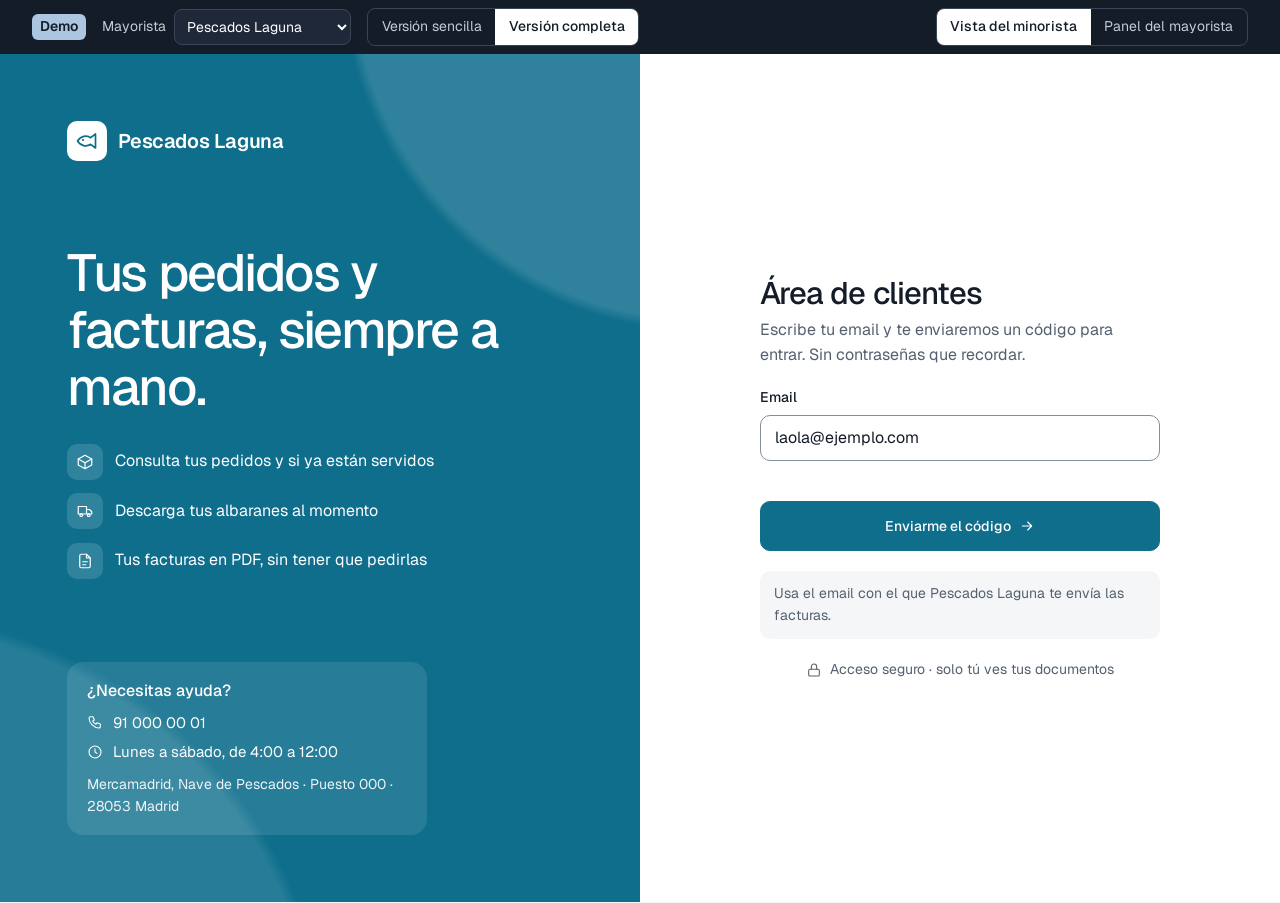
<file: index.html>
<!doctype html>
<html lang="es">
<head>
<meta charset="utf-8">
<meta name="viewport" content="width=device-width, initial-scale=1">
<meta name="robots" content="noindex, nofollow">
<title>Área de clientes</title>
<link rel="preconnect" href="https://fonts.googleapis.com">
<link rel="preconnect" href="https://fonts.gstatic.com" crossorigin>
<link href="https://fonts.googleapis.com/css2?family=Geist:wght@400;500;600&display=swap" rel="stylesheet">
<link rel="stylesheet" href="assets/app.css?v=31">
</head>
<body>
<div class="demo-bar" role="region" aria-label="Controles de la demostración">
  <span class="demo-bar__tag">Demo</span>
  <label>Mayorista
    <select id="demo-tenant">
      <option value="laguna">Pescados Laguna</option>
      <option value="costanorte">Mariscos Costa Norte</option>
    </select>
  </label>
  <nav class="demo-bar__seg demo-bar__seg--ver" aria-label="Versión">
    <a href="sencillo/">Versión sencilla</a>
    <a href="./" aria-current="page">Versión completa</a>
  </nav>
  <div class="demo-bar__seg" role="group" aria-label="Vista">
    <button type="button" data-view="cliente" aria-pressed="true">Vista del minorista</button>
    <button type="button" data-view="panel" aria-pressed="false">Panel del mayorista</button>
  </div>
</div>
<div id="app"></div>
<p class="sr-only" aria-live="polite" id="live"></p>
<script src="assets/data.js"></script>
<script src="assets/app.js?v=29"></script>
</body>
</html>
</file>
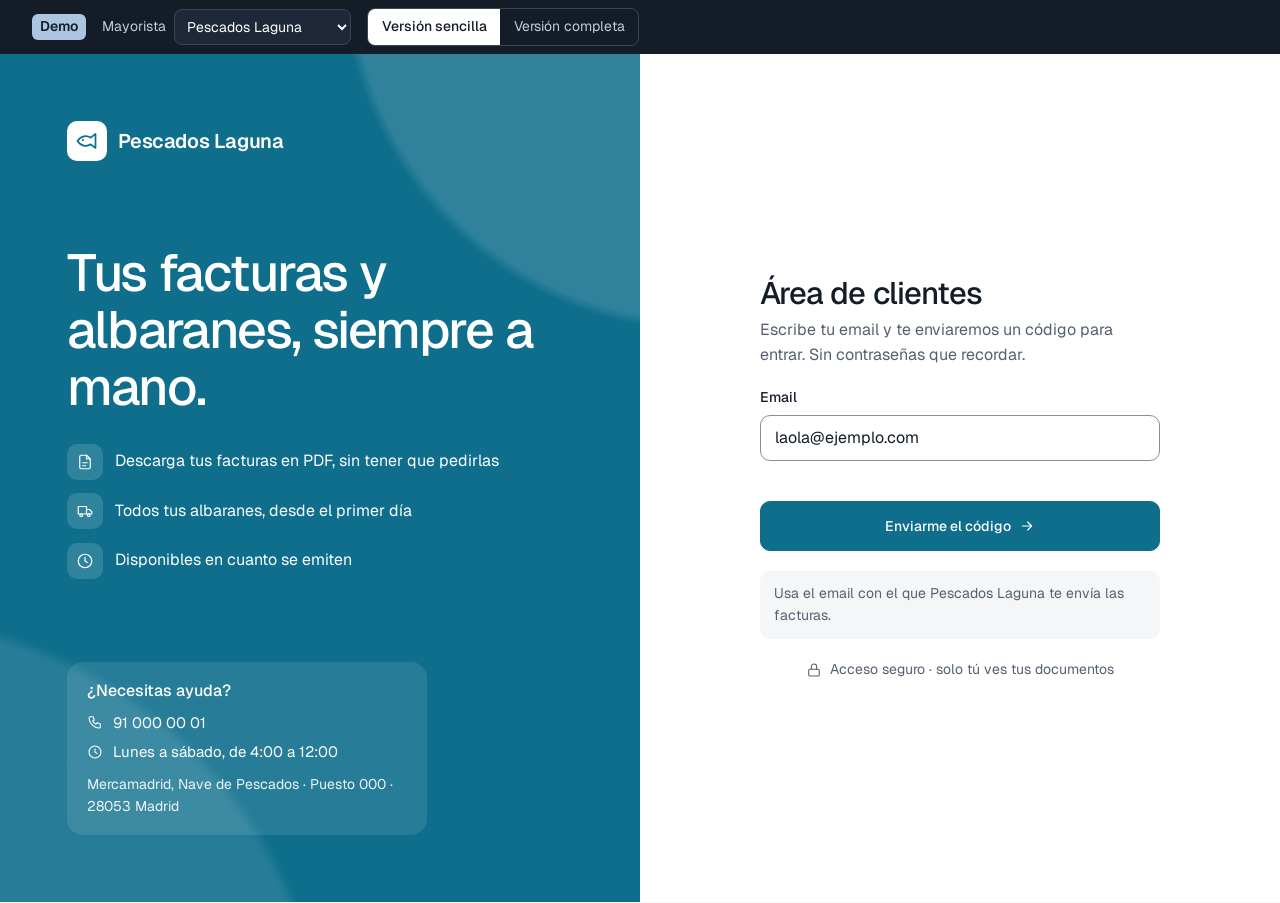
<file: sencillo/index.html>
<!doctype html>
<html lang="es">
<head>
<meta charset="utf-8">
<meta name="viewport" content="width=device-width, initial-scale=1">
<meta name="robots" content="noindex, nofollow">
<title>Área de clientes</title>
<link rel="preconnect" href="https://fonts.googleapis.com">
<link rel="preconnect" href="https://fonts.gstatic.com" crossorigin>
<link href="https://fonts.googleapis.com/css2?family=Geist:wght@400;500;600&display=swap" rel="stylesheet">
<link rel="stylesheet" href="../assets/app.css?v=31">
</head>
<body>
<div class="demo-bar" role="region" aria-label="Controles de la demostración">
  <span class="demo-bar__tag">Demo</span>
  <label>Mayorista
    <select id="demo-tenant">
      <option value="laguna">Pescados Laguna</option>
      <option value="costanorte">Mariscos Costa Norte</option>
    </select>
  </label>
  <nav class="demo-bar__seg demo-bar__seg--ver" aria-label="Versión">
    <a href="./" aria-current="page">Versión sencilla</a>
    <a href="../">Versión completa</a>
  </nav>
</div>
<div id="app"></div>
<p class="sr-only" aria-live="polite" id="live"></p>
<script src="../assets/data.js"></script>
<script src="app.js?v=1"></script>
</body>
</html>
</file>
<file: assets/app.css>
:root{
  --brand:#0e6e8c;
  --ink:#141c28;
  --text:#2b3544;
  --muted:#556070;
  --line:#dde2e9;
  --control:#858e9c;
  --paper:#f5f6f8;
  --white:#fff;
  --ok:#1f6a44; --ok-bg:#e3f1ea;
  --warn:#8a5a00; --warn-bg:#fbf0d9;
  --bad:#a3342b; --bad-bg:#f8e3e1;

  --fs-1:clamp(2rem, 1.6rem + 1.6vw, 2.75rem);
  --fs-2:clamp(1.5rem, 1.3rem + .8vw, 2rem);
  --fs-3:clamp(1.125rem, 1.08rem + .2vw, 1.25rem);
  --fs-4:1rem;
  --fs-5:.9375rem;
  --fs-6:.875rem;

  --sans:"Geist", system-ui, -apple-system, "Segoe UI", sans-serif;
  --radius:10px;
  --r-card:16px;
  --shadow:0 1px 2px rgba(20,28,40,.05),0 18px 40px -22px rgba(20,28,40,.3);
}
*,*::before,*::after{box-sizing:border-box}
html{font-size:100%}
body{margin:0;font-family:var(--sans);font-size:var(--fs-4);line-height:1.55;color:var(--text);background:var(--paper);-webkit-font-smoothing:antialiased}
h1,h2,h3,p{margin:0}
h1,h2{color:var(--ink);font-weight:500;letter-spacing:-.03em;line-height:1.1}
h1{font-size:var(--fs-1)} h2{font-size:var(--fs-2)}
h3{font-size:var(--fs-3);font-weight:500;color:var(--ink)}
a{color:inherit}
button{font:inherit}
:focus-visible{outline:2px solid var(--brand);outline-offset:2px;border-radius:4px}
.sr-only{position:absolute;width:1px;height:1px;overflow:hidden;clip:rect(0 0 0 0);white-space:nowrap}
svg{display:block}

/* Barra de la demo (no forma parte del producto) */
.demo-bar{position:sticky;top:0;z-index:60;display:flex;align-items:center;gap:1rem;flex-wrap:wrap;padding:.5rem clamp(1rem, 3vw, 2rem);background:var(--ink);color:#c4cbd6;font-size:var(--fs-6)}
.demo-bar__tag{font-weight:600;color:var(--ink);background:#acc5e1;border-radius:6px;padding:.15rem .5rem}
.demo-bar label{display:flex;align-items:center;gap:.5rem}
.demo-bar select{font:inherit;font-size:var(--fs-6);color:var(--white);background:#1e2838;border:1px solid #3a4557;border-radius:8px;min-height:36px;padding:0 .5rem}
.demo-bar__seg{display:flex;border:1px solid #3a4557;border-radius:8px;overflow:hidden;margin-left:auto}
.demo-bar__seg button{background:transparent;color:#c4cbd6;border:0;min-height:36px;padding:0 .85rem;cursor:pointer;font-size:var(--fs-6)}
.demo-bar__seg button[aria-pressed="true"]{background:var(--white);color:var(--ink);font-weight:500}

/* Botones */
.btn{display:inline-flex;align-items:center;justify-content:center;gap:.5rem;min-height:46px;padding:0 1.15rem;border-radius:var(--radius);border:1px solid var(--ink);font:500 var(--fs-6)/1 var(--sans);text-decoration:none;cursor:pointer;white-space:nowrap;transition:background .2s,border-color .2s,color .2s}
.btn svg{width:16px;height:16px;flex:none}
.btn--brand{background:var(--brand);border-color:var(--brand);color:var(--white)}
.btn--brand:hover{filter:brightness(.92)}
.btn--dark{background:var(--ink);color:var(--white)}
.btn--ghost{background:var(--white);color:var(--ink);border-color:var(--control)}
.btn--ghost:hover{border-color:var(--ink)}
.btn--sm{min-height:38px;padding:0 .8rem}
.btn--block{width:100%}
.icon-btn{display:inline-grid;place-items:center;width:40px;height:40px;border-radius:var(--radius);border:1px solid var(--line);background:var(--white);color:var(--ink);cursor:pointer;text-decoration:none}
.icon-btn:hover{border-color:var(--ink)}
.icon-btn svg{width:18px;height:18px}

/* Logo del mayorista */
.logo{display:flex;align-items:center;gap:.7rem;text-decoration:none;color:var(--ink)}
.logo__mark{width:40px;height:40px;border-radius:10px;background:var(--brand);color:var(--white);display:grid;place-items:center;font-weight:600;letter-spacing:.02em;font-size:var(--fs-6)}
.logo__name{font-weight:600;font-size:var(--fs-3);letter-spacing:-.02em}
.logo__sub{display:block;font-size:var(--fs-6);color:var(--muted);font-weight:400;letter-spacing:0}

/* ---------- Acceso ---------- */
.login{min-height:calc(100vh - 52px);display:grid;grid-template-columns:1fr 1fr}
.login__side{background:var(--brand);color:var(--white);padding:clamp(2rem, 1rem + 4vw, 4.5rem);display:flex;flex-direction:column;justify-content:space-between;gap:2rem;position:relative;overflow:hidden}
.login__side .logo{color:var(--white)}
.login__side .logo__mark{background:var(--white);color:var(--brand)}
.login__side h1{color:var(--white);font-size:clamp(2rem, 1.4rem + 2.4vw, 3.25rem);max-width:14ch}
.login__side ul{list-style:none;padding:0;margin:1.75rem 0 0;display:grid;gap:.85rem}
.login__side li{display:flex;gap:.75rem;align-items:center}
.login__side li svg{width:20px;height:20px;flex:none}
.login__side small{font-size:var(--fs-6);opacity:.9}
.login__main{display:grid;place-items:center;padding:clamp(2rem, 1rem + 4vw, 4rem) 1.25rem;background:var(--white)}
.login__box{width:100%;max-width:400px;display:grid;gap:1.25rem}
.login__box p{color:var(--muted)}
.field{display:grid;gap:.4rem}
.field label{font-size:var(--fs-6);font-weight:500;color:var(--ink)}
.field input,.field select{font:inherit;color:var(--ink);background:var(--white);border:1px solid var(--control);border-radius:var(--radius);min-height:46px;padding:.6rem .85rem;width:100%}
.field input:focus-visible{outline:2px solid var(--brand);outline-offset:1px;border-color:var(--ink)}
.code{display:grid;grid-template-columns:repeat(6,1fr);gap:.5rem}
.code input{text-align:center;font-size:var(--fs-2);font-weight:500;min-height:58px;padding:0;border:1px solid var(--control);border-radius:var(--radius);color:var(--ink);width:100%}
.code input:focus-visible{outline:2px solid var(--brand);outline-offset:1px}
.hint{font-size:var(--fs-6);color:var(--muted);background:var(--paper);border-radius:var(--radius);padding:.75rem .9rem}
.hint b{color:var(--ink)}
.link-btn{background:none;border:0;padding:0;color:var(--ink);text-decoration:underline;text-underline-offset:3px;cursor:pointer;font-size:var(--fs-6);min-height:44px}
.error{font-size:var(--fs-6);color:var(--bad)}
@media (max-width:860px){.login{grid-template-columns:1fr}.login__side{padding-bottom:2rem}.login__side ul{display:none}}

/* ---------- Aplicación ---------- */
.shell{min-height:calc(100vh - 52px);display:grid;grid-template-rows:auto 1fr}
.topbar{background:var(--white);border-bottom:1px solid var(--line);position:sticky;top:52px;z-index:40}
.topbar__in{max-width:1280px;margin-inline:auto;padding:0 clamp(1rem, 3vw, 2rem);display:flex;align-items:center;gap:1.5rem;min-height:68px}
.tabs{display:flex;gap:.25rem;margin-left:auto}
.tabs a{display:inline-flex;align-items:center;gap:.5rem;min-height:44px;padding:0 .9rem;border-radius:var(--radius);text-decoration:none;color:var(--text);font-size:var(--fs-5)}
.tabs a svg{width:18px;height:18px}
.tabs a:hover{background:var(--paper);color:var(--ink)}
.tabs a[aria-current="page"]{background:var(--ink);color:var(--white)}
.who{display:flex;align-items:center;gap:.75rem;padding-left:1rem;border-left:1px solid var(--line)}
.who__avatar{width:38px;height:38px;border-radius:50%;background:var(--paper);display:grid;place-items:center;font-weight:600;font-size:var(--fs-6);color:var(--ink)}
.who__name{font-size:var(--fs-6);line-height:1.3}
.who__name b{display:block;color:var(--ink);font-weight:500}
.who__name span{color:var(--muted)}
.main{max-width:1280px;width:100%;margin-inline:auto;padding:clamp(1.5rem, 1rem + 2vw, 2.5rem) clamp(1rem, 3vw, 2rem) 4rem;display:grid;gap:1.5rem;align-content:start}
.head{display:flex;align-items:flex-end;justify-content:space-between;gap:1rem;flex-wrap:wrap}
.head p{color:var(--muted);margin-top:.4rem}

.stats{display:grid;grid-template-columns:repeat(4,1fr);gap:1rem}
.stat{background:var(--white);border:1px solid var(--line);border-radius:var(--r-card);padding:1.25rem 1.35rem;display:grid;gap:.35rem}
.stat span{font-size:var(--fs-6);color:var(--muted)}
.stat strong{font-size:var(--fs-2);font-weight:500;letter-spacing:-.03em;color:var(--ink);font-variant-numeric:tabular-nums}
.stat small{font-size:var(--fs-6);color:var(--muted)}
.stat--brand{background:var(--brand);border-color:var(--brand)}
.stat--brand span,.stat--brand strong,.stat--brand small{color:var(--white)}
@media (max-width:980px){.stats{grid-template-columns:1fr 1fr}}

.card{background:var(--white);border:1px solid var(--line);border-radius:var(--r-card);overflow:hidden}
.card__head{display:flex;align-items:center;justify-content:space-between;gap:1rem;padding:1.1rem 1.35rem;border-bottom:1px solid var(--line);flex-wrap:wrap}
.card__head a{font-size:var(--fs-6);color:var(--ink);font-weight:500}
.grid2{display:grid;grid-template-columns:1.3fr 1fr;gap:1.5rem;align-items:start}
@media (max-width:980px){.grid2{grid-template-columns:1fr}}

.toolbar{display:flex;gap:.75rem;flex-wrap:wrap;align-items:center;padding:1rem 1.35rem;border-bottom:1px solid var(--line)}
.search{position:relative;flex:1 1 220px}
.search svg{position:absolute;left:.8rem;top:50%;translate:0 -50%;width:18px;height:18px;color:var(--muted)}
.search input{font:inherit;font-size:var(--fs-5);width:100%;min-height:44px;border:1px solid var(--control);border-radius:var(--radius);padding:0 .85rem 0 2.5rem;color:var(--ink)}
.toolbar select{font:inherit;font-size:var(--fs-5);min-height:44px;border:1px solid var(--control);border-radius:var(--radius);padding:0 .7rem;color:var(--ink);background:var(--white)}
.chips{display:flex;gap:.4rem;flex-wrap:wrap}
.chip{min-height:38px;padding:0 .85rem;border-radius:999px;border:1px solid var(--line);background:var(--white);font-size:var(--fs-6);cursor:pointer;color:var(--text)}
.chip[aria-pressed="true"]{background:var(--ink);border-color:var(--ink);color:var(--white)}

table{width:100%;border-collapse:collapse;font-size:var(--fs-5);font-variant-numeric:tabular-nums}
th{font-size:var(--fs-6);font-weight:500;color:var(--muted);text-align:left;padding:.75rem 1.35rem;background:var(--paper);white-space:nowrap}
td{padding:.85rem 1.35rem;border-top:1px solid var(--line);color:var(--ink);vertical-align:middle}
td.num,th.num{text-align:right}
td.act{text-align:right;white-space:nowrap}
td.act .icon-btn+.icon-btn{margin-left:.35rem}
tbody tr{transition:background .15s}
tbody tr:hover{background:#fafbfc}
td .sub{display:block;font-size:var(--fs-6);color:var(--muted)}
.row-link{background:none;border:0;padding:0;font:inherit;color:var(--ink);font-weight:500;cursor:pointer;text-decoration:underline;text-decoration-color:var(--line);text-underline-offset:4px}
.row-link:hover{text-decoration-color:var(--ink)}
.empty{padding:3rem 1.35rem;text-align:center;color:var(--muted)}
.check{width:20px;height:20px;accent-color:var(--ink)}

.badge{display:inline-flex;align-items:center;gap:.4rem;font-size:var(--fs-6);font-weight:500;padding:.25rem .6rem;border-radius:999px;white-space:nowrap}
.badge::before{content:"";width:7px;height:7px;border-radius:50%;background:currentColor}
.b-ok{color:var(--ok);background:var(--ok-bg)}
.b-warn{color:var(--warn);background:var(--warn-bg)}
.b-bad{color:var(--bad);background:var(--bad-bg)}
.b-info{color:var(--ink);background:var(--paper)}

.bulk{display:flex;align-items:center;justify-content:space-between;gap:1rem;padding:.75rem 1.35rem;background:var(--ink);color:var(--white);font-size:var(--fs-6)}
.bulk[hidden]{display:none}
.bulk .btn{background:var(--white);color:var(--ink);border-color:var(--white)}

/* Tarjetas en lugar de tabla en móvil */
@media (max-width:900px){
  table.resp thead{display:none}
  table.resp,table.resp tbody,table.resp tr,table.resp td{display:block;width:100%}
  table.resp tr{padding:1rem 1.1rem;border-top:1px solid var(--line);display:grid;grid-template-columns:1fr auto;gap:.35rem .75rem}
  table.resp td{border:0;padding:0}
  table.resp td[data-l]::before{content:attr(data-l) " · ";color:var(--muted);font-size:var(--fs-6)}
  table.resp td.num{text-align:left}
  table.resp td.act{grid-column:2;grid-row:1 / span 3;align-self:center}
  table.resp td.sel{display:none}
}

/* Lista simple */
.list{list-style:none;margin:0;padding:0}
.list li{display:flex;align-items:center;justify-content:space-between;gap:1rem;padding:.9rem 1.35rem;border-top:1px solid var(--line)}
.list li:first-child{border-top:0}
.list b{font-weight:500;color:var(--ink)}
.list .sub{display:block;font-size:var(--fs-6);color:var(--muted)}

/* Panel lateral de detalle */
.drawer{position:fixed;inset:0;z-index:80;display:flex;justify-content:flex-end;background:rgba(20,28,40,.45);opacity:0;transition:opacity .25s}
.drawer.open{opacity:1}
.drawer__panel{width:min(560px,100%);height:100%;background:var(--white);display:flex;flex-direction:column;transform:translateX(24px);transition:transform .3s cubic-bezier(.2,.7,.2,1)}
.drawer.open .drawer__panel{transform:none}
.drawer__head{display:flex;align-items:flex-start;justify-content:space-between;gap:1rem;padding:1.35rem 1.5rem;border-bottom:1px solid var(--line)}
.drawer__head p{font-size:var(--fs-6);color:var(--muted);margin-top:.25rem}
.drawer__body{padding:1.25rem 1.5rem;overflow-y:auto;display:grid;gap:1.25rem;align-content:start}
.drawer__foot{padding:1rem 1.5rem;border-top:1px solid var(--line);display:flex;gap:.75rem;flex-wrap:wrap}
.meta{display:grid;grid-template-columns:1fr 1fr;gap:.75rem}
.meta div{background:var(--paper);border-radius:var(--radius);padding:.75rem .9rem}
.meta dt{font-size:var(--fs-6);color:var(--muted)}
.meta dd{margin:.1rem 0 0;color:var(--ink);font-weight:500}
.lines th,.lines td{padding:.6rem .5rem}
.lines th:first-child,.lines td:first-child{padding-left:0}
.lines th:last-child,.lines td:last-child{padding-right:0}
.lines th{background:none;border-bottom:1px solid var(--line)}
.totals{display:grid;gap:.35rem;justify-content:end;text-align:right;font-variant-numeric:tabular-nums}
.totals div{display:flex;gap:2rem;justify-content:space-between;min-width:240px}
.totals .t{font-weight:600;color:var(--ink);font-size:var(--fs-3);border-top:1px solid var(--line);padding-top:.5rem}
.timeline{list-style:none;margin:0;padding:0;display:grid;gap:.75rem}
.timeline li{display:flex;gap:.75rem;align-items:center;font-size:var(--fs-5);color:var(--muted)}
.timeline li::before{content:"";width:12px;height:12px;border-radius:50%;border:2px solid var(--line);flex:none}
.timeline li.done{color:var(--ink)}
.timeline li.done::before{background:var(--brand);border-color:var(--brand)}

.toast{position:fixed;left:50%;bottom:1.5rem;translate:-50% 0;z-index:90;background:var(--ink);color:var(--white);padding:.8rem 1.1rem;border-radius:var(--radius);font-size:var(--fs-6);box-shadow:var(--shadow);opacity:0;transition:opacity .25s,transform .25s;transform:translateY(8px)}
.toast.show{opacity:1;transform:none}
footer.pf{max-width:1280px;margin-inline:auto;padding:0 clamp(1rem, 3vw, 2rem) 2rem;font-size:var(--fs-6);color:var(--muted);display:flex;justify-content:space-between;gap:1rem;flex-wrap:wrap}
@media (prefers-reduced-motion:reduce){*{transition:none!important}}

/* Ajustes */
.shell{grid-template-columns:minmax(0,1fr)}
.tabs,.main > *{min-width:0}
@media (max-width:760px){.tabs{padding-bottom:2px}.head .btn{width:100%}}

@media (max-width:1080px){
  .topbar__in{flex-wrap:wrap;min-height:0;padding-block:.75rem;gap:.75rem}
  .tabs{order:3;width:100%;margin:0;overflow-x:auto;scrollbar-width:none}
  .tabs::-webkit-scrollbar{display:none}
  .tabs a{flex:none}
  .who{margin-left:auto;border:0;padding:0}
}
@media (max-width:760px){.who__name{display:none}}

.topbar__in > *{min-width:0}
.topbar{overflow:hidden}
.stats{grid-template-columns:repeat(4,minmax(0,1fr))}
@media (max-width:980px){.stats{grid-template-columns:repeat(2,minmax(0,1fr))}}
@media (max-width:420px){.stats{grid-template-columns:1fr}}
#tbl{overflow-x:auto}
.card{min-width:0}

/* Filas compactas en móvil */
@media (max-width:900px){
  table.resp tr{grid-template-columns:1fr auto auto;align-items:center;gap:.2rem .75rem}
  table.resp td.hide-m{display:none}
  table.resp td.first{grid-column:1;font-weight:500}
  table.resp td.first + td{grid-column:1;font-size:var(--fs-6);color:var(--muted)}
  table.resp td.num{grid-column:2;grid-row:1;text-align:right;font-weight:600}
  table.resp td:has(.badge){grid-column:2;grid-row:2;justify-self:end}
  table.resp td.act{grid-column:3;grid-row:1 / span 2}
}
@media (max-width:760px){.topbar{position:static}.demo-bar{position:static}}
#main:focus{outline:none}
/* Pestañas en móvil: todas visibles, icono sobre el texto */
@media (max-width:560px){
  .tabs{display:grid;grid-template-columns:repeat(auto-fit,minmax(0,auto));grid-auto-flow:column;justify-content:space-between;overflow:visible;gap:0}
  .tabs a{flex-direction:column;gap:.2rem;min-height:56px;padding:.35rem .4rem;font-size:var(--fs-6);border-radius:8px}
}

/* ============ Actividad ============ */
.range{font-size:var(--fs-6);color:var(--text);background:var(--white);border:1px solid var(--line);border-radius:999px;padding:.4rem .85rem}
.stat strong .of{font-size:var(--fs-5);font-weight:400;letter-spacing:0;opacity:.9}
.act-grid{display:grid;grid-template-columns:minmax(0,1.55fr) minmax(0,1fr);gap:1.5rem;align-items:start}
.act-main,.act-side{display:grid;gap:1.5rem;min-width:0}
@media (max-width:1080px){.act-grid{grid-template-columns:minmax(0,1fr)}}
.card__head .sub{font-size:var(--fs-6);color:var(--muted)}
.card__intro{font-size:var(--fs-6);color:var(--muted);padding:1rem 1.35rem 0}
.card__foot{padding:1rem 1.35rem;border-top:1px solid var(--line)}
.chart{display:grid;grid-template-columns:repeat(14,minmax(0,1fr));gap:.4rem;align-items:end;height:190px;padding:1.25rem 1.35rem 1rem}
.chart__col{display:grid;grid-template-rows:auto 1fr auto;height:100%;align-items:end;justify-items:center;gap:.35rem}
.chart__bar{width:100%;max-width:28px;border-radius:6px 6px 2px 2px;background:color-mix(in srgb,var(--brand) 28%,white);align-self:end}
.chart__col.is-today .chart__bar{background:var(--brand)}
.chart__v{font-size:var(--fs-6);color:var(--muted);font-variant-numeric:tabular-nums}
.chart__d{font-size:var(--fs-6);color:var(--muted)}
.chart__col.is-today .chart__d{color:var(--ink);font-weight:600}
.feed-day h4{margin:0;padding:.75rem 1.35rem;font-size:var(--fs-6);font-weight:500;color:var(--muted);background:var(--paper);border-top:1px solid var(--line)}
.feed-day:first-child h4{border-top:0}
.ev-l{display:flex;gap:.85rem;align-items:center;min-width:0}
.ev-ico{width:36px;height:36px;border-radius:10px;display:grid;place-items:center;flex:none;background:var(--paper);color:var(--ink)}
.ev-ico svg{width:18px;height:18px}
.ev-factura{background:color-mix(in srgb,var(--brand) 14%,white);color:var(--ink)}
.ev-invitacion{background:var(--warn-bg)}
.ev-t{font-variant-numeric:tabular-nums;white-space:nowrap}
.doc{font-weight:500;color:var(--ink);white-space:nowrap}
.list .sub .badge{vertical-align:middle;margin-left:.15rem}
.side-r{display:grid;justify-items:end;gap:.35rem;text-align:right;white-space:nowrap}
.seen{display:inline-flex;align-items:center;gap:.35rem;margin-top:.35rem;font-size:var(--fs-6);color:var(--muted)}
.seen svg{width:16px;height:16px}
.seen.is-seen{color:var(--ok)}
.sync-meta{display:grid;grid-template-columns:1fr 1fr;gap:.75rem;padding:1rem 1.35rem 0}
.sync-meta div{background:var(--paper);border-radius:var(--radius);padding:.7rem .9rem;display:grid}
.sync-meta span{font-size:var(--fs-6);color:var(--muted)}
.sync-meta b{font-weight:500;color:var(--ink)}
.list--compact li{padding-block:.7rem}
.list li > div:first-child{min-width:0}

/* ============ Revisión de diseño ============ */
.muted{color:var(--muted)}
.is-bad{color:var(--bad)!important}
.is-warn{color:var(--warn)}
.eyebrow{font-size:var(--fs-6);color:var(--muted);margin-bottom:.35rem}
.logo__mark svg{width:24px;height:24px}
.login__side .logo__mark{background:var(--white);color:var(--brand)}

/* Acceso */
.login__side{background-image:radial-gradient(circle at 110% -10%, rgba(255,255,255,.14) 0 30%, transparent 31%),radial-gradient(circle at -20% 120%, rgba(255,255,255,.10) 0 35%, transparent 36%)}
.login__side li span{width:36px;height:36px;border-radius:10px;background:rgba(255,255,255,.14);display:grid;place-items:center;flex:none}
.login__side li span svg{width:18px;height:18px}
.login__help{display:grid;gap:.4rem;padding:1.1rem 1.25rem;border-radius:var(--r-card);background:rgba(255,255,255,.1);max-width:360px}
.login__help b{font-weight:500}
.login__help span{display:flex;gap:.6rem;align-items:center;font-size:var(--fs-5)}
.login__help svg{width:16px;height:16px}
.login__help small{font-size:var(--fs-6);opacity:.92;margin-top:.25rem}
.login__p{margin-top:.5rem;color:var(--muted)}
.login__p b{color:var(--ink);font-weight:500}
.login__mail{width:56px;height:56px;border-radius:16px;background:color-mix(in srgb,var(--brand) 12%,white);color:var(--brand);display:grid;place-items:center}
.login__mail svg{width:26px;height:26px}
.login__links{display:flex;justify-content:space-between}
.code-f{border:0;padding:0;margin:0}
.btn--lg{min-height:50px}
.secure{display:flex;align-items:center;justify-content:center;gap:.45rem;font-size:var(--fs-6);color:var(--muted)}
.secure svg{width:16px;height:16px}
@media (max-width:860px){.login__side{gap:1.25rem;padding:1.5rem}.login__side h1{font-size:var(--fs-2)}.login__help{display:none}.login__main{place-items:start center}}

/* Resumen */
.alert{display:flex;align-items:center;gap:.9rem;padding:1rem 1.25rem;border-radius:var(--r-card);background:var(--bad-bg);color:var(--bad);text-decoration:none;font-size:var(--fs-5)}
.alert b{font-weight:600}
.alert svg{width:20px;height:20px;flex:none}
.alert span{flex:1;color:var(--ink)}
a.stat{position:relative;text-decoration:none;transition:border-color .2s,box-shadow .2s}
a.stat:hover{border-color:var(--control);box-shadow:var(--shadow)}
a.stat--brand:hover{border-color:var(--brand)}
a.stat > svg{position:absolute;top:1.1rem;right:1.1rem;width:18px;height:18px;color:var(--muted);transition:transform .2s}
a.stat--brand > svg{color:var(--white)}
a.stat:hover > svg{transform:translateX(3px)}
.dash{display:grid;grid-template-columns:minmax(0,1.6fr) minmax(0,1fr);gap:1.5rem;align-items:start}
.dash__main,.dash__side{display:grid;gap:1.5rem;min-width:0}
@media (max-width:1080px){.dash{grid-template-columns:minmax(0,1fr)}}
.card__pad{padding:1.1rem 1.35rem 1.35rem;display:grid;gap:1rem}
.list--rows li{cursor:pointer}
.list--rows li:hover{background:#fafbfc}
.row-r{display:flex;align-items:center;gap:.9rem;flex:none}
.amt{font-variant-numeric:tabular-nums;min-width:90px;text-align:right}
.list li > div:first-child{min-width:0}
.list li > div:first-child .sub{white-space:nowrap;overflow:hidden;text-overflow:ellipsis}
.pay{display:grid;gap:.6rem}
.pay__row{display:flex;align-items:center;gap:.8rem;padding:.75rem .9rem;border-radius:var(--radius);background:var(--paper)}
.pay__row > div{flex:1;min-width:0;display:grid}
.pay__ico{width:34px;height:34px;border-radius:9px;background:var(--white);display:grid;place-items:center;color:var(--brand);flex:none}
.pay__ico svg{width:18px;height:18px}
.pay__l{font-size:var(--fs-6);color:var(--muted)}
.pay__v{font-weight:500;color:var(--ink);font-variant-numeric:tabular-nums;letter-spacing:.01em;overflow-wrap:anywhere}
.contact{gap:.85rem}
.contact__who{display:flex;gap:.8rem;align-items:center}
.contact__who b{display:block;font-weight:500;color:var(--ink)}
.contact .sub{display:flex;gap:.5rem;align-items:center;font-size:var(--fs-6);color:var(--muted)}
.contact .sub svg{width:16px;height:16px;flex:none}
@media (max-width:600px){
  .stats{grid-template-columns:repeat(2,minmax(0,1fr));gap:.75rem}
  .stat{padding:1rem}
  .stat strong{font-size:var(--fs-3)}
  a.stat > svg{top:.9rem;right:.8rem}
  .list--rows li{flex-wrap:wrap;gap:.35rem .75rem}
  .list--rows .row-r{width:100%;justify-content:space-between}
  .amt{min-width:0}
}
@media (max-width:360px){.stats{grid-template-columns:minmax(0,1fr)}}

/* Listados */
.sumbar{display:flex;gap:.5rem 1.5rem;flex-wrap:wrap;padding:.8rem 1.35rem;border-bottom:1px solid var(--line);font-size:var(--fs-6);color:var(--muted)}
.sumbar b{color:var(--ink);font-weight:600;font-variant-numeric:tabular-nums}
tr.grp th{background:var(--white);color:var(--ink);font-weight:600;font-size:var(--fs-6);padding:1rem 1.35rem .5rem;border-top:1px solid var(--line)}
tbody tr[data-row]{cursor:pointer}
tbody tr.is-sel{background:color-mix(in srgb,var(--brand) 6%,white)}
td .sub.is-bad{font-weight:500}
.clip{display:inline-block;max-width:280px;white-space:nowrap;overflow:hidden;text-overflow:ellipsis;vertical-align:bottom;color:var(--text)}
.ref{background:none;border:0;padding:0;font:inherit;color:var(--ink);text-decoration:underline;text-decoration-color:var(--control);text-underline-offset:3px;cursor:pointer;min-height:24px}
.ref:hover{text-decoration-color:var(--ink)}
.empty{display:grid;justify-items:center;gap:.75rem}
.empty > svg{width:28px;height:28px;color:var(--control)}
.bulk > div{display:flex;gap:.5rem}
.btn--ghost-dark{background:transparent!important;color:var(--white)!important;border-color:#8d97a6!important}
@media (max-width:900px){
  tr.grp,tr.grp th{display:block}
  tr.grp th{padding:.9rem 1.1rem .4rem}
  .sumbar{padding:.75rem 1.1rem}
}

/* Detalle */
.doc-top{display:flex;align-items:center;justify-content:space-between;gap:1rem}
.doc-total{font-size:var(--fs-2);font-weight:500;letter-spacing:-.03em;color:var(--ink);font-variant-numeric:tabular-nums}
.meta dd .sub{display:block;font-size:var(--fs-6);font-weight:400;color:var(--muted)}
.meta dd .ref+.ref{margin-left:.35rem}
.steps-h{list-style:none;margin:0;padding:0;display:grid;grid-template-columns:repeat(3,1fr)}
.steps-h li{display:grid;justify-items:center;gap:.45rem;font-size:var(--fs-6);color:var(--muted);text-align:center;position:relative}
.steps-h li span{width:18px;height:18px;border-radius:50%;border:2px solid var(--line);background:var(--white);position:relative;z-index:1}
.steps-h li:not(:last-child)::after{content:"";position:absolute;top:8px;left:50%;width:100%;height:2px;background:var(--line)}
.steps-h li.done span{background:var(--brand);border-color:var(--brand)}
.steps-h li.done:not(.now)::after{background:var(--brand)}
.steps-h li.done{color:var(--ink)}
.steps-h li.now{font-weight:600}
.pay-block{display:grid;gap:.6rem}
.pay-block h3,.dr-h{font-size:var(--fs-5);font-weight:600;color:var(--ink);margin-bottom:.5rem}
.lines-wrap{overflow-x:auto}
.list--flat li{padding-inline:0}
.drawer__body > section + section{border-top:1px solid var(--line);padding-top:1.25rem}

/* Perfil */
.kv{margin:0;display:grid}
.kv div{display:flex;justify-content:space-between;gap:1rem;padding:.95rem 1.35rem;border-top:1px solid var(--line);flex-wrap:wrap}
.kv div:first-child{border-top:0}
.kv dt{color:var(--muted);font-size:var(--fs-6)}
.kv dd{margin:0;color:var(--ink);font-weight:500;overflow-wrap:anywhere}
.card__foot{display:flex;align-items:center;justify-content:space-between;gap:1rem;flex-wrap:wrap}
.card__foot .muted{font-size:var(--fs-6);max-width:44ch}

/* Panel · clientes */
.resp--cli td.first b{font-weight:500}
.resp--cli tbody tr{cursor:pointer}
.resp--cli .chev{display:inline-grid;vertical-align:middle;margin-left:.5rem;color:var(--control)}
.resp--cli .chev svg{width:18px;height:18px}
.stat strong.is-bad{color:var(--bad)}
@media (max-width:900px){
  table.resp--cli tr{grid-template-columns:minmax(0,1fr) auto;gap:.3rem .75rem}
  table.resp--cli td.first{grid-column:1;grid-row:1}
  table.resp--cli td.c-acc{grid-column:1;grid-row:2;font-size:var(--fs-6);color:var(--muted)}
  table.resp--cli td.c-acc .sub{display:inline;margin-left:.35rem}
  table.resp--cli td.c-acc .sub::before{content:"· "}
  table.resp--cli td.c-pen{grid-column:2;grid-row:1;text-align:right}
  table.resp--cli td.c-ven{grid-column:2;grid-row:2;text-align:right}
  table.resp--cli td.act{grid-column:1 / -1;grid-row:3;display:flex;justify-content:space-between;align-items:center}
  table.resp--cli td.act .btn{min-height:40px}
  table.resp--cli .c-pen .sub{display:none}
}
.tabs--few{justify-content:flex-start}
@media (max-width:560px){.tabs--few{grid-template-columns:repeat(2,auto);justify-content:start;gap:.5rem}}

@media (max-width:600px){a.stat > svg{display:none}}
.drawer__body > *{min-height:min-content}
.lines-wrap{min-height:min-content}

/* ============ Fase 2: pedidos, pagos y avisos ============ */
.head__act{display:flex;gap:.6rem;flex-wrap:wrap}
.card__links{display:flex;align-items:center;gap:1.25rem}
.card__links .link-btn{font-weight:500;color:var(--ink)}
.btn:disabled{opacity:.45;cursor:not-allowed}
.or{display:flex;align-items:center;gap:.75rem;font-size:var(--fs-6);color:var(--muted)}
.or::before,.or::after{content:"";flex:1;height:1px;background:var(--line)}
.note{display:flex;gap:.7rem;align-items:flex-start;padding:.8rem 1rem;border-radius:var(--radius);background:color-mix(in srgb,var(--brand) 8%,white);color:var(--ink);font-size:var(--fs-6)}
.note svg{width:18px;height:18px;flex:none;color:var(--brand);margin-top:1px}
.note b{font-weight:600}

/* Nuevo pedido */
.np-list{list-style:none;margin:0;padding:0;display:grid}
.np-list li{display:grid;grid-template-columns:minmax(0,1fr) auto auto auto;align-items:center;gap:.5rem .9rem;padding:.75rem 0;border-top:1px solid var(--line)}
.np-list li:first-child{border-top:0}
.np-p b{display:block;font-weight:500;color:var(--ink)}
.np-p .sub{font-size:var(--fs-6);color:var(--muted)}
.qty{display:flex;align-items:center;gap:.3rem}
.qty .icon-btn{width:36px;height:36px;font-size:1.125rem;line-height:1}
.qty input{width:64px;min-height:36px;text-align:center;font:inherit;font-size:var(--fs-5);border:1px solid var(--control);border-radius:8px;color:var(--ink)}
.qty span{font-size:var(--fs-6);color:var(--muted)}
.np-rm{border-color:transparent}
.np-add select{font:inherit;font-size:var(--fs-5);width:100%;min-height:46px;margin-top:.75rem;border:1px dashed var(--control);border-radius:var(--radius);padding:0 .85rem;background:var(--white);color:var(--ink);cursor:pointer}
textarea{font:inherit;font-size:var(--fs-5);width:100%;border:1px solid var(--control);border-radius:var(--radius);padding:.7rem .85rem;color:var(--ink);resize:vertical}
textarea:focus-visible,.qty input:focus-visible,.np-add select:focus-visible{outline:2px solid var(--brand);outline-offset:1px}
@media (max-width:520px){
  .np-list li{grid-template-columns:minmax(0,1fr) auto;grid-template-areas:"p rm" "q amt"}
  .np-p{grid-area:p}.np-rm{grid-area:rm}.qty{grid-area:q}.np-list .amt{grid-area:amt}
}

/* Opciones (entrega, forma de pago) */
.opts{display:grid;gap:.5rem}
.opt{display:flex;gap:.8rem;align-items:flex-start;padding:.85rem 1rem;border:1px solid var(--line);border-radius:var(--radius);cursor:pointer;transition:border-color .2s,background .2s}
.opt:hover{border-color:var(--control)}
.opt:has(input:checked){border-color:var(--brand);background:color-mix(in srgb,var(--brand) 6%,white)}
.opt input{width:18px;height:18px;margin:3px 0 0;accent-color:var(--brand);flex:none}
.opt b{display:block;font-weight:500;color:var(--ink)}
.opt small{display:block;font-size:var(--fs-6);color:var(--muted)}
.pick{display:flex;gap:.8rem;align-items:center;cursor:pointer;min-width:0}
.pick b{display:block;font-weight:500;color:var(--ink)}
.pick .sub{font-size:var(--fs-6);color:var(--muted)}

/* Pago */
.paying{display:grid;justify-items:center;text-align:center;gap:.75rem;padding:3rem 1rem}
.paying h3{font-size:var(--fs-3)}
.paying p{color:var(--text)}
.spin{width:44px;height:44px;border-radius:50%;border:3px solid var(--line);border-top-color:var(--brand);animation:spin .9s linear infinite}
@keyframes spin{to{transform:rotate(360deg)}}
.ok-ico{width:64px;height:64px;border-radius:50%;background:var(--ok-bg);color:var(--ok);display:grid;place-items:center}
.ok-ico svg{width:30px;height:30px}
@media (prefers-reduced-motion:reduce){.spin{animation:none;border-top-color:var(--line)}}

/* Avisos */
.avisos{width:100%;border-collapse:collapse;font-size:var(--fs-5)}
.avisos th,.avisos td{padding:.8rem 1.35rem;border-top:1px solid var(--line);text-align:left;background:none}
.avisos thead th{font-size:var(--fs-6);font-weight:500;color:var(--muted);border-top:0;background:var(--paper)}
.avisos tbody th{font-weight:400;color:var(--ink)}
.avisos .c{text-align:center;width:96px}
.sw{position:relative;display:inline-block;width:44px;height:26px;cursor:pointer;vertical-align:middle}
.sw input{position:absolute;inset:0;opacity:0;margin:0;cursor:pointer}
.sw i{position:absolute;inset:0;border-radius:999px;background:var(--control);transition:background .2s}
.sw i::after{content:"";position:absolute;top:3px;left:3px;width:20px;height:20px;border-radius:50%;background:var(--white);transition:transform .2s;box-shadow:0 1px 2px rgba(0,0,0,.2)}
.sw input:checked + span + i{background:var(--brand)}
.sw input:checked + span + i::after{transform:translateX(18px)}
.sw input:focus-visible + span + i{outline:2px solid var(--brand);outline-offset:2px}
.av-foot{display:flex;align-items:flex-end;gap:1rem;flex-wrap:wrap;padding:1rem 1.35rem 1.35rem;border-top:1px solid var(--line)}
.av-foot .field{flex:1 1 200px}
@media (max-width:520px){.avisos th,.avisos td{padding:.75rem .9rem}.avisos .c{width:64px}.head__act{width:100%}.head__act .btn{flex:1}}

.drawer .list--flat li{flex-wrap:wrap;gap:.4rem .75rem}
@media (max-width:420px){.drawer .list--flat .row-r{width:100%;justify-content:space-between;padding-left:2rem}.drawer .list--flat .amt{min-width:0}.drawer__body,.drawer__head,.drawer__foot{padding-inline:1.1rem}}

/* El cuerpo del panel lateral apila en columna y hace scroll sin comprimir secciones */
.drawer__body{display:flex;flex-direction:column;gap:1.25rem;flex:1 1 auto;min-height:0}
.drawer__body > *{flex:none}
.drawer__head,.drawer__foot{flex:none}
.meta dd{overflow-wrap:anywhere}
.meta > div{min-width:0}
@media (max-width:380px){.meta{grid-template-columns:minmax(0,1fr)}}

/* Versión sencilla */
.demo-bar__seg a{display:inline-flex;align-items:center;color:#c4cbd6;text-decoration:none;min-height:36px;padding:0 .85rem;font-size:var(--fs-6)}
.demo-bar__seg a[aria-current="page"]{background:var(--white);color:var(--ink);font-weight:500}
.demo-bar__link{color:#c4cbd6;font-size:var(--fs-6);text-underline-offset:3px;min-height:36px;display:inline-flex;align-items:center}
.demo-bar__link:hover,.demo-bar__seg a:hover{color:var(--white)}
.demo-bar__seg a[aria-current="page"]:hover{color:var(--ink)}
.s-tbl td.act{display:flex;gap:.5rem;justify-content:flex-end;align-items:center}
.s-help{display:flex;gap:.6rem;align-items:flex-start;color:var(--muted);font-size:var(--fs-6)}
.s-help svg{width:18px;height:18px;flex:none;margin-top:.15rem}
.s-help a{color:var(--ink);font-weight:500}
@media (max-width:560px){.s-dl{display:none}}
.s-shell .main,.s-shell .topbar__in,.s-shell footer.pf{max-width:1040px}
@media (max-width:900px){
  table.resp tr.grp{display:block;padding:0;border-top:1px solid var(--line)}
  table.resp tr.grp th{border-top:0}
  .s-shell .toolbar{display:grid;grid-template-columns:minmax(0,1fr) auto}
}
.demo-bar__seg--ver{margin-left:0}
</file>
